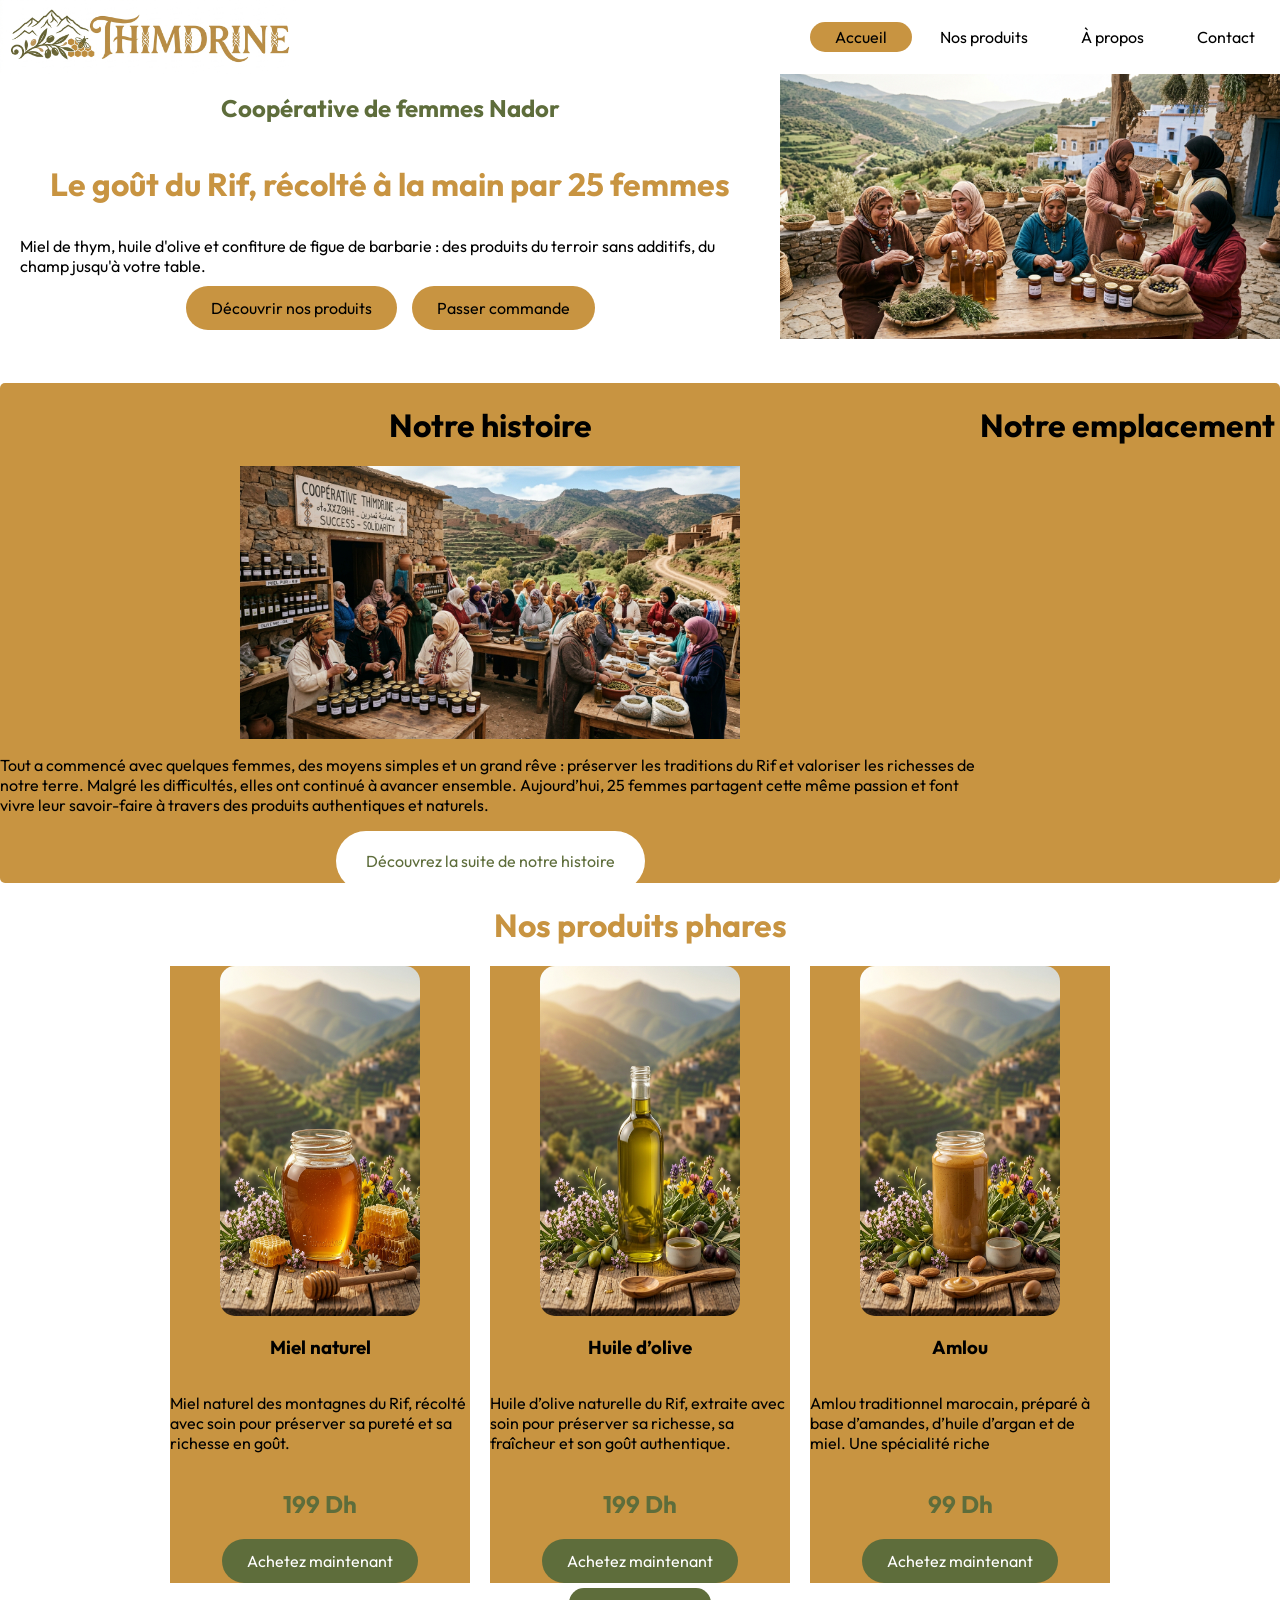
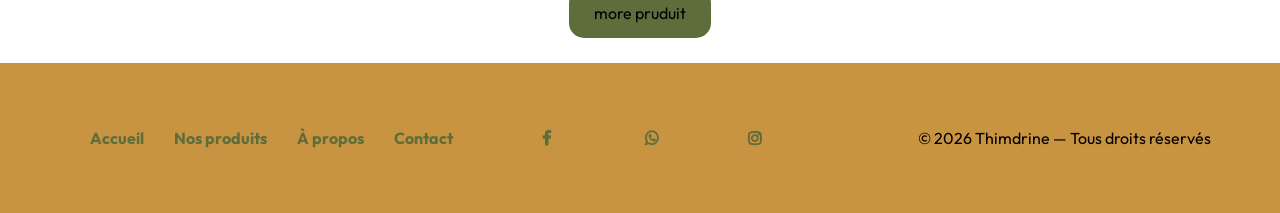
<file: index.html>
<!doctype html>
<html lang="fr">
  <head>
    <link rel="preconnect" href="https://fonts.googleapis.com" />
    <link rel="preconnect" href="https://fonts.gstatic.com" crossorigin />
    <link
      href="https://fonts.googleapis.com/css2?family=Outfit:wght@100..900&display=swap"
      rel="stylesheet" />
    <link rel="stylesheet"
      href="https://cdnjs.cloudflare.com/ajax/libs/font-awesome/4.7.0/css/font-awesome.min.css">

    <meta charset="UTF-8" />
    <meta name="viewport" content="width=device-width, initial-scale=1.0" />
    <title>Document</title>
    <link rel="stylesheet" href="home.css" />
  </head>
  <body>
    <header>
      <div class="header-container">
     

        <img src="imeges/logo.jpg" alt="logo" class="logo" />
        <nav>
          <div class="navbar">
            <a class="index" href="index.html">Accueil</a>
            <a href="produits.html">Nos produits</a>
            <a href="propos.html">À propos</a>
            <a href="Contact.html">Contact</a>
          </div>
        </nav>
      </div>
    <br>
    <br>
    <br>
    <div class="space">
      <br>
      <br>
      <br>
    </div>

    <div class="header-page">
      <div class="right-side">
        <h2>Coopérative de femmes Nador</h2>
        <h1>Le goût du Rif, récolté à la main par 25 femmes</h1>
        <p>
          Miel de thym, huile d'olive et confiture de figue de barbarie : des
          produits du terroir sans additifs, du champ jusqu'à votre table.
        </p>
        <div class="button">
          <a href="produits.html">Découvrir nos produits</a>
          <a href="Contact.html">Passer commande</a>
        </div>
      </div>
      <div class="left-side">
        <img class="main-photo" src="imeges/main photo.jpg" alt="imege" />
      </div>
    </div>
    <br>
    <br>
    </header>
    <main>
      <div class="landing-page">
        <div class="page-right">
          <h1>Notre histoire</h1>
          <img src="imeges/main2.jpg" alt="image">
          <p>Tout a commencé avec quelques femmes, des moyens simples et un
            grand
            rêve : préserver les traditions du Rif et valoriser les richesses de
            notre terre.

            Malgré les difficultés, elles ont continué à avancer ensemble.
            Aujourd’hui, 25 femmes partagent cette même passion et font vivre
            leur
            savoir-faire à travers des produits authentiques et naturels.</p>
          <a href class="button-story">Découvrez la suite de notre histoire</a>
        </div>
        <div class="page-left">
          <h1>Notre emplacement</h1>
          <div class="maps">
            <iframe
              src="https://www.google.com/maps/embed?pb=!1m18!1m12!1m3!1d3261.3728200613914!2d-2.9360679244320766!3d35.17225927275587!2m3!1f0!2f0!3f0!3m2!1i1024!2i768!4f13.1!3m3!1m2!1s0xd77a7870032e355%3A0xa71e405513238214!2sYouCode%20Nador!5e0!3m2!1sen!2sma!4v1791366741912!5m2!1sen!2sma"
              width="400" height="300" style="border:0;" allowfullscreen
              loading="lazy"
              referrerpolicy="strict-origin-when-cross-origin"></iframe>
          </div>

        </div>

      </div>
      <div class="pruduit">
        <h1>Nos produits phares</h1>
        <div class="best-pruduit">

          <div class="image1-desc">
            <img src="imeges/عسل.jpg" alt>
            <h3>Miel naturel</h3>
            <p>Miel naturel des montagnes du Rif, récolté avec soin pour
              préserver sa pureté et sa richesse en goût.
            </p>
            <h2> 199 Dh </h2>
            <a href="Contact.html">Achetez maintenant</a>

          </div>
          <div class="image1-desc">
            <img src="imeges/زيت زيتون.jpg" alt>
            <h3>Huile d’olive</h3>
            <p>Huile d’olive naturelle du Rif, extraite avec soin pour préserver
              sa richesse, sa fraîcheur et son goût authentique.
            </p>
            <h2> 199 Dh </h2>
            <a href="Contact.html">Achetez maintenant</a>

          </div>
          <div class="image1-desc">
            <img src="imeges/املو.jpg" alt>
            <h3>Amlou</h3>
            <p>Amlou traditionnel marocain, préparé à base d’amandes, d’huile
              d’argan et de miel. Une spécialité riche
            </p>
            <h2> 99 Dh </h2>
            <a href="Contact.html">Achetez maintenant</a>

          </div>

        </div>
        <div class="buttonTo-pruduit">
          <br>
          <a href="produits.html">more pruduit </a>

        </div>
      </div>

    </main>
    <br>
    <br>
    <footer class="footer-part">
      <div class="navbar-Foter">
        <a href="index.html">Accueil</a>
        <a href="produits.html">Nos produits</a>
        <a href="propos.html">À propos</a>
        <a href="Contact.html">Contact</a>
      </div>
      <div class="Réseaux-sociaux">
        <a href="#" class="fa fa-facebook"></a>
        <a href="#" class="fa fa-whatsapp"></a>
        <a href="#" class="fa fa-instagram"></a>
      </div>
      <div><p>© 2026 Thimdrine — Tous droits réservés</p>
      </div>

    </footer>
  </body>
</html>
</file>
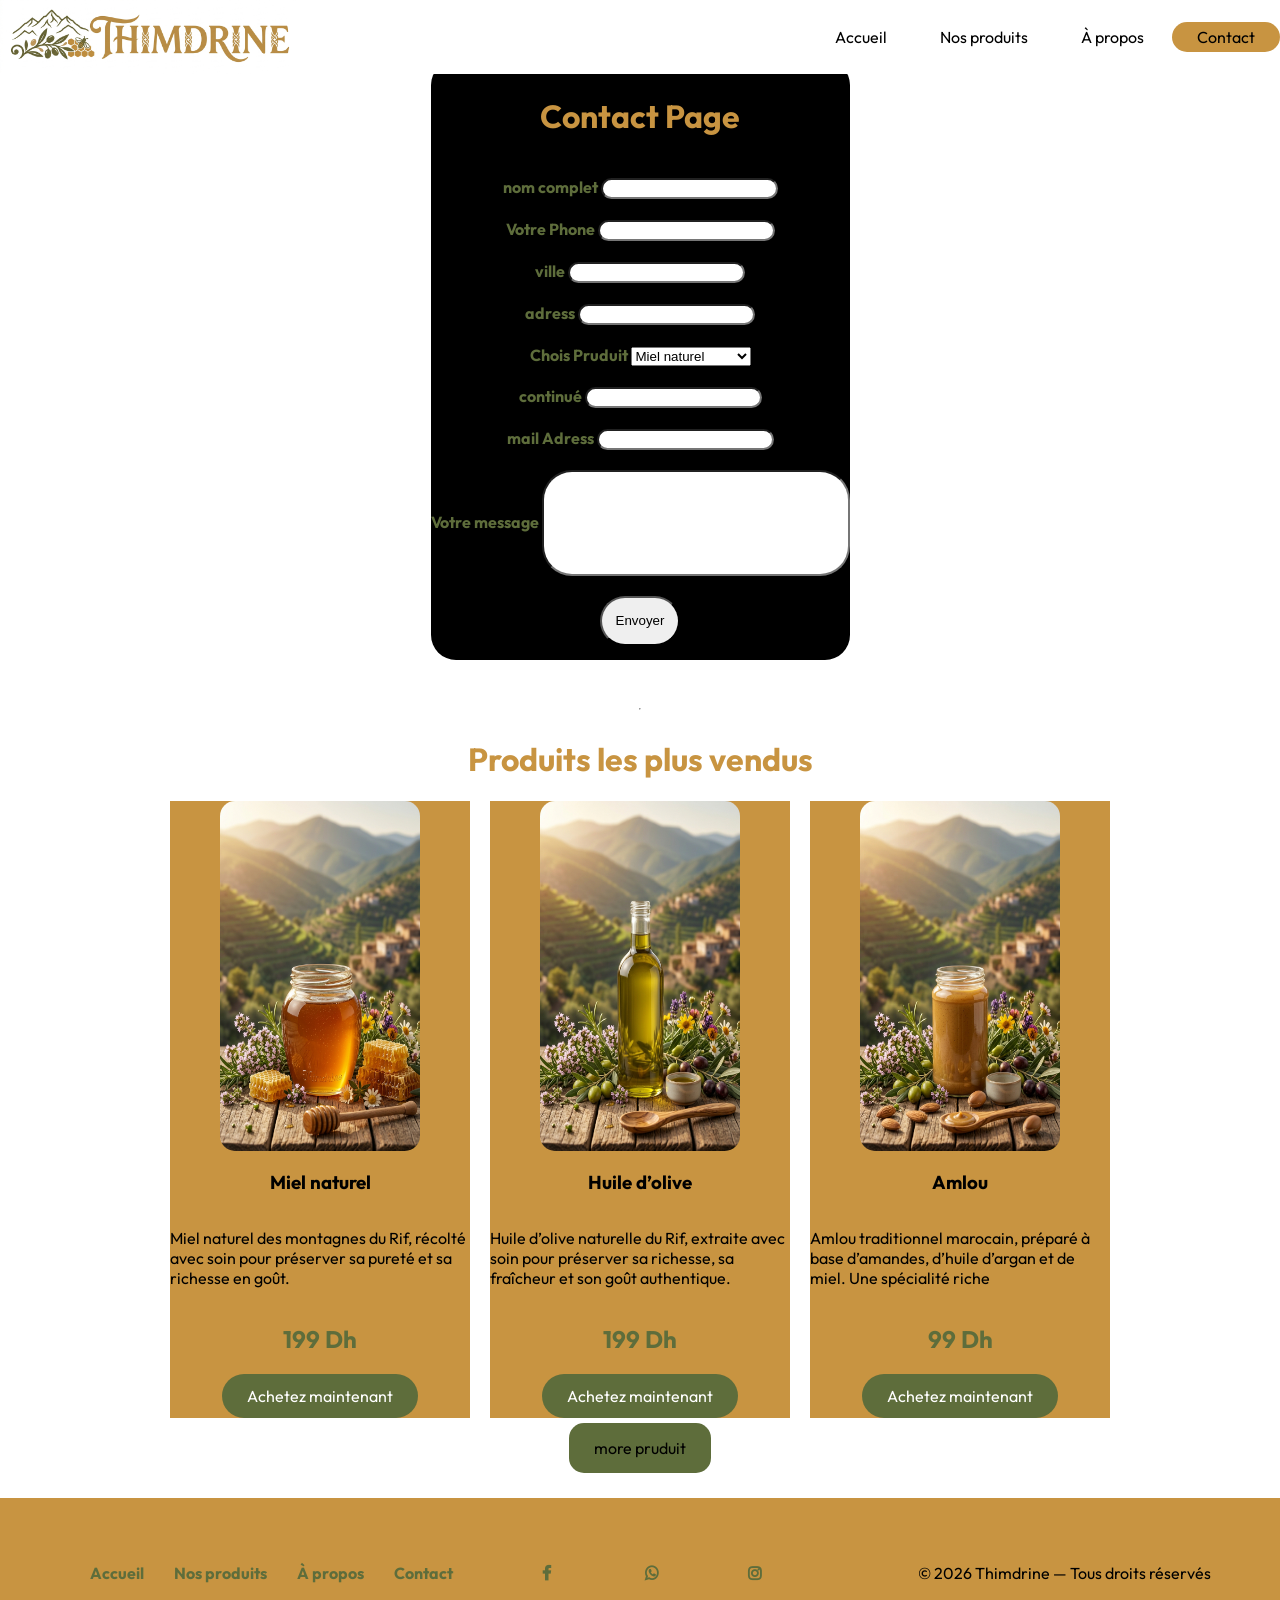
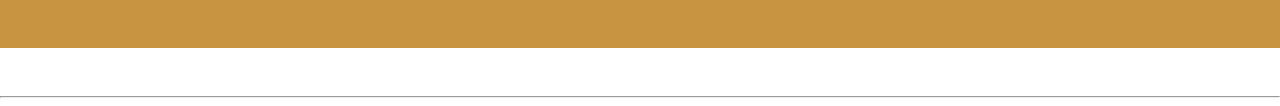
<file: Contact.html>
<!doctype html>
<html lang="fr">
    <head>
        <link rel="preconnect" href="https://fonts.googleapis.com" />
        <link rel="preconnect" href="https://fonts.gstatic.com" crossorigin />
        <link
            href="https://fonts.googleapis.com/css2?family=Outfit:wght@100..900&display=swap"
            rel="stylesheet" />
        <link rel="stylesheet"
            href="https://cdnjs.cloudflare.com/ajax/libs/font-awesome/4.7.0/css/font-awesome.min.css">

        <meta charset="UTF-8" />
        <meta name="viewport" content="width=device-width, initial-scale=1.0" />
        <title>Document</title>
        <link rel="stylesheet" href="Contact.css" />
    </head>
    <body>
        <header>
            <div class="header-container">
                <img src="imeges/logo.jpg" alt="logo" class="logo" />
                <nav>
                    <div class="navbar">
                        <a href="index.html">Accueil</a>
                        <a href="produits.html">Nos produits</a>
                        <a href="propos.html">À propos</a>
                        <a class="con" href="Contact.html">Contact</a>
                    </div>
                </nav>
            </div>
        </header>
        <br>
        <br>
        <br>
        <main class="main-page">
            <div>
                <form class="Contact">
                    <h1>Contact Page</h1>
                    <div>
                        <label for="nom">nom complet</label>
                        <input id="nom" type="text" required>
                    </div>
                    <div>
                        <label for="Phone">Votre Phone</label>
                        <input id="Phone" type="text" required>
                    </div>
                    <div>
                        <label for="ville">ville</label>
                        <input id="ville" type="text" required>

                    </div>
                    <div>
                        <label for="ad">adress</label>
                        <input id="ad" type="text" required>
                    </div>

                    <div class="option">
                        <label for="pd">Chois Pruduit </label>
                        <select name="option" id="pd">
                            <option value>Miel naturel</option>
                            <option value>Beurre beldi</option>
                            <option value>Safran marocain</option>
                            <option value>Huile d’olive </option>
                            <option value>Amlou</option>

                        </select>

                    </div>
                    <div>
                        <label for="con">continué</label>
                        <input id="con" type="number" required>
                    </div>

                    <div>
                        <label for="mail">mail Adress</label>
                        <input id="mail" type="email" required>
                    </div>
                    <div>
                        <label for="msg">Votre message</label>
                        <input id="msg" type class="message"="text">
                    </div>
                    <div>

                        <input class="submit" type="submit" value="Envoyer">
                    </div>

                </form>
            </div>
                  <div class="pruduit">
                    <br>
                    <br>
                    <hr>
        <h1>Produits les plus vendus</h1>
        <div class="best-pruduit">

          <div class="image1-desc">
            <img src="imeges/عسل.jpg" alt>
            <h3>Miel naturel</h3>
            <p>Miel naturel des montagnes du Rif, récolté avec soin pour
              préserver sa pureté et sa richesse en goût.
            </p>
            <h2> 199 Dh </h2>
            <a href="Contact.html">Achetez maintenant</a>

          </div>
          <div class="image1-desc">
            <img src="imeges/زيت زيتون.jpg" alt>
            <h3>Huile d’olive</h3>
            <p>Huile d’olive naturelle du Rif, extraite avec soin pour préserver
              sa richesse, sa fraîcheur et son goût authentique.
            </p>
            <h2> 199 Dh </h2>
            <a href="Contact.html">Achetez maintenant</a>

          </div>
          <div class="image1-desc">
            <img src="imeges/املو.jpg" alt>
            <h3>Amlou</h3>
            <p>Amlou traditionnel marocain, préparé à base d’amandes, d’huile
              d’argan et de miel. Une spécialité riche
            </p>
            <h2> 99 Dh </h2>
            <a href="Contact.html">Achetez maintenant</a>

          </div>

        </div>
        <div class="buttonTo-pruduit">
          <br>
        <a href="produits.html">more pruduit </a>

      </div>
      </div>

        </main>
        <br>
        <br>
        <footer class="footer-part">
            <div class="navbar-Foter">
                <a href="index.html">Accueil</a>
                <a href="produits.html">Nos produits</a>
                <a href="propos.html">À propos</a>
                <a href="Contact.html">Contact</a>
            </div>
            <div class="Réseaux-sociaux">
                <a href="#" class="fa fa-facebook"></a>
                <a href="#" class="fa fa-whatsapp"></a>
                <a href="#" class="fa fa-instagram"></a>
            </div>
            <div><p>© 2026 Thimdrine — Tous droits réservés</p>
            </div>

        </footer>
        <br> 
        <br> 
        <hr>
        <main>
             
                
             </div>
        </main>
    </body>
</html>
</file>
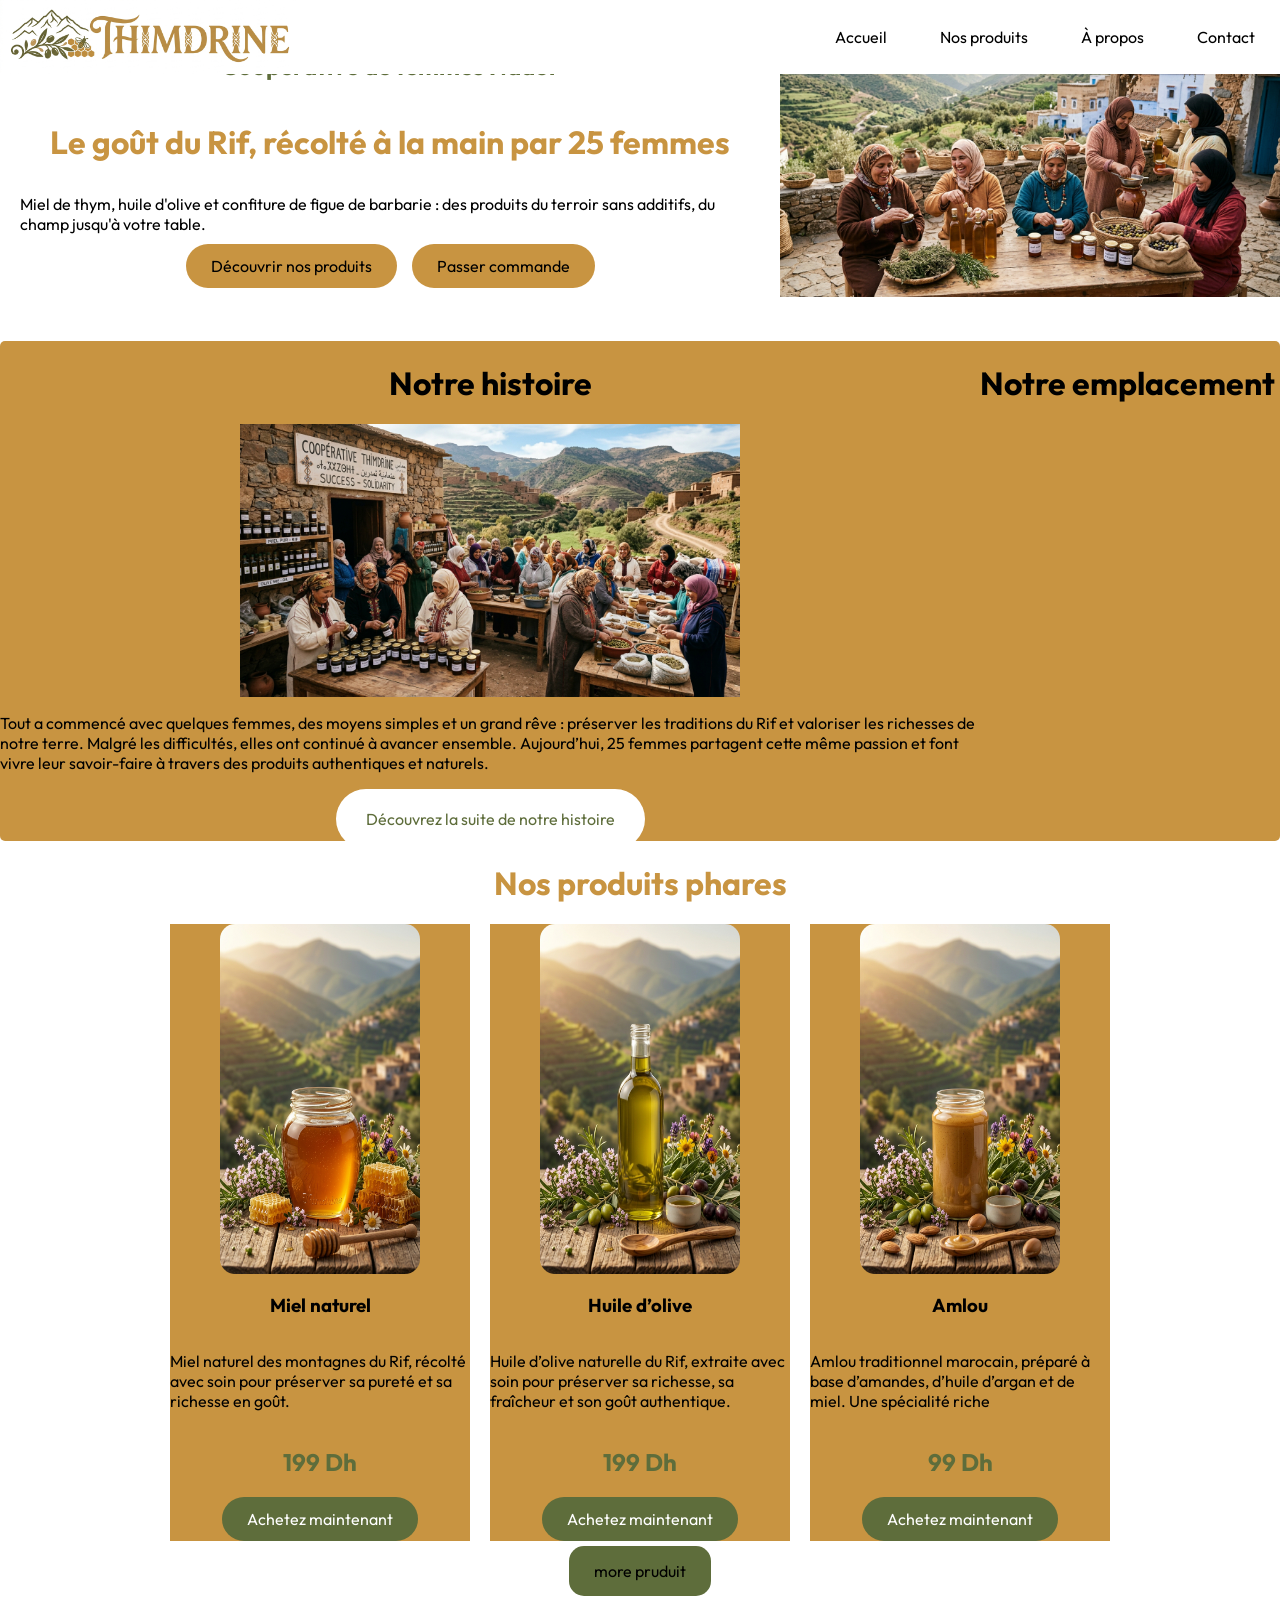
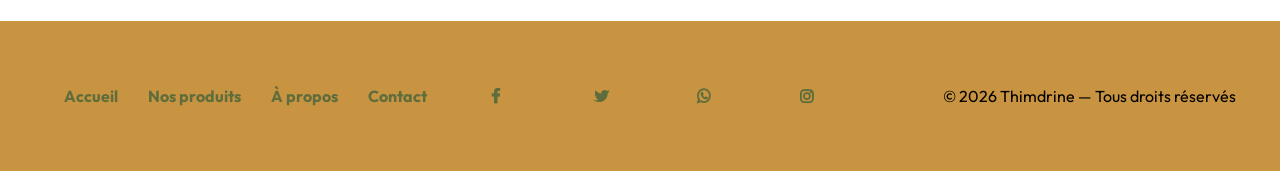
<file: home.html>
<!doctype html>
<html lang="fr">
  <head>
    <link rel="preconnect" href="https://fonts.googleapis.com" />
    <link rel="preconnect" href="https://fonts.gstatic.com" crossorigin />
    <link
      href="https://fonts.googleapis.com/css2?family=Outfit:wght@100..900&display=swap"
      rel="stylesheet" />
    <link rel="stylesheet"
      href="https://cdnjs.cloudflare.com/ajax/libs/font-awesome/4.7.0/css/font-awesome.min.css">

    <meta charset="UTF-8" />
    <meta name="viewport" content="width=device-width, initial-scale=1.0" />
    <title>Document</title>
    <link rel="stylesheet" href="home.css" />
  </head>
  <body>
    <header>
      <div class="header-container">
        <img src="imeges/logo.jpg" alt="logo" class="logo" />
        <nav>
          <div class="navbar">
            <a href="#">Accueil</a>
            <a href="#">Nos produits</a>
            <a href="#">À propos</a>
            <a href="#">Contact</a>
          </div>
        </nav>
      </div>
    </header>
    <hr />
    <div class="header-page">
      <div class="right-side">
        <h2>Coopérative de femmes Nador</h2>
        <h1>Le goût du Rif, récolté à la main par 25 femmes</h1>
        <p>
          Miel de thym, huile d'olive et confiture de figue de barbarie : des
          produits du terroir sans additifs, du champ jusqu'à votre table.
        </p>
        <div class="button">
          <a href>Découvrir nos produits</a>
          <a href>Passer commande</a>
        </div>
      </div>
      <div class="left-side">
        <img src="imeges/main photo.jpg" alt="imege" class="main-photo" />
      </div>
    </div>
    <br>
    <br>
    <main>
      <div class="landing-page">
        <div class="page-right">
          <h1>Notre histoire</h1>
          <img src="imeges/main2.jpg" alt="image">
          <p>Tout a commencé avec quelques femmes, des moyens simples et un
            grand
            rêve : préserver les traditions du Rif et valoriser les richesses de
            notre terre.

            Malgré les difficultés, elles ont continué à avancer ensemble.
            Aujourd’hui, 25 femmes partagent cette même passion et font vivre
            leur
            savoir-faire à travers des produits authentiques et naturels.</p>
          <a href class="button-story">Découvrez la suite de notre histoire</a>
        </div>
        <div class="page-left">
          <h1>Notre emplacement</h1>
          <div class="maps">
            <iframe
              src="https://www.google.com/maps/embed?pb=!1m18!1m12!1m3!1d3261.3728200613914!2d-2.9360679244320766!3d35.17225927275587!2m3!1f0!2f0!3f0!3m2!1i1024!2i768!4f13.1!3m3!1m2!1s0xd77a7870032e355%3A0xa71e405513238214!2sYouCode%20Nador!5e0!3m2!1sen!2sma!4v1791366741912!5m2!1sen!2sma"
              width="400" height="300" style="border:0;" allowfullscreen
              loading="lazy"
              referrerpolicy="strict-origin-when-cross-origin"></iframe>
          </div>

        </div>

      </div>
      <div class="pruduit">
        <h1>Nos produits phares</h1>
        <div class="best-pruduit">

          <div class="image1-desc">
            <img src="imeges/عسل.jpg" alt>
            <h3>Miel naturel</h3>
            <p>Miel naturel des montagnes du Rif, récolté avec soin pour
              préserver sa pureté et sa richesse en goût.
            </p>
            <h2> 199 Dh </h2>
            <a href="#">Achetez maintenant</a>

          </div>
          <div class="image1-desc">
            <img src="imeges/زيت زيتون.jpg" alt>
            <h3>Huile d’olive</h3>
            <p>Huile d’olive naturelle du Rif, extraite avec soin pour préserver
              sa richesse, sa fraîcheur et son goût authentique.
            </p>
            <h2> 199 Dh </h2>
            <a href="#">Achetez maintenant</a>

          </div>
          <div class="image1-desc">
            <img src="imeges/املو.jpg" alt>
            <h3>Amlou</h3>
            <p>Amlou traditionnel marocain, préparé à base d’amandes, d’huile
              d’argan et de miel. Une spécialité riche
            </p>
            <h2> 99 Dh </h2>
            <a href="#">Achetez maintenant</a>

          </div>

        </div>
        <div class="buttonTo-pruduit">
          <br>
        <a href="#">more pruduit </a>

      </div>
      </div>
      
    </main>
    <br>
    <br>
    <footer class="footer-part">
      <div class="navbar-Foter">
        <a href="#">Accueil</a>
        <a href="#">Nos produits</a>
        <a href="#">À propos</a>
        <a href="#">Contact</a>
      </div>
      <div class="Réseaux-sociaux">
        <a href="#" class="fa fa-facebook"></a>
        <a href="#" class="fa fa-twitter"></a>
        <a href="#" class="fa fa-whatsapp"></a>
        <a href="#" class="fa fa-instagram"></a>
      </div>
      <div><p>© 2026 Thimdrine — Tous droits réservés</p>
      </div>

    </footer>
  </body>
</html>
</file>
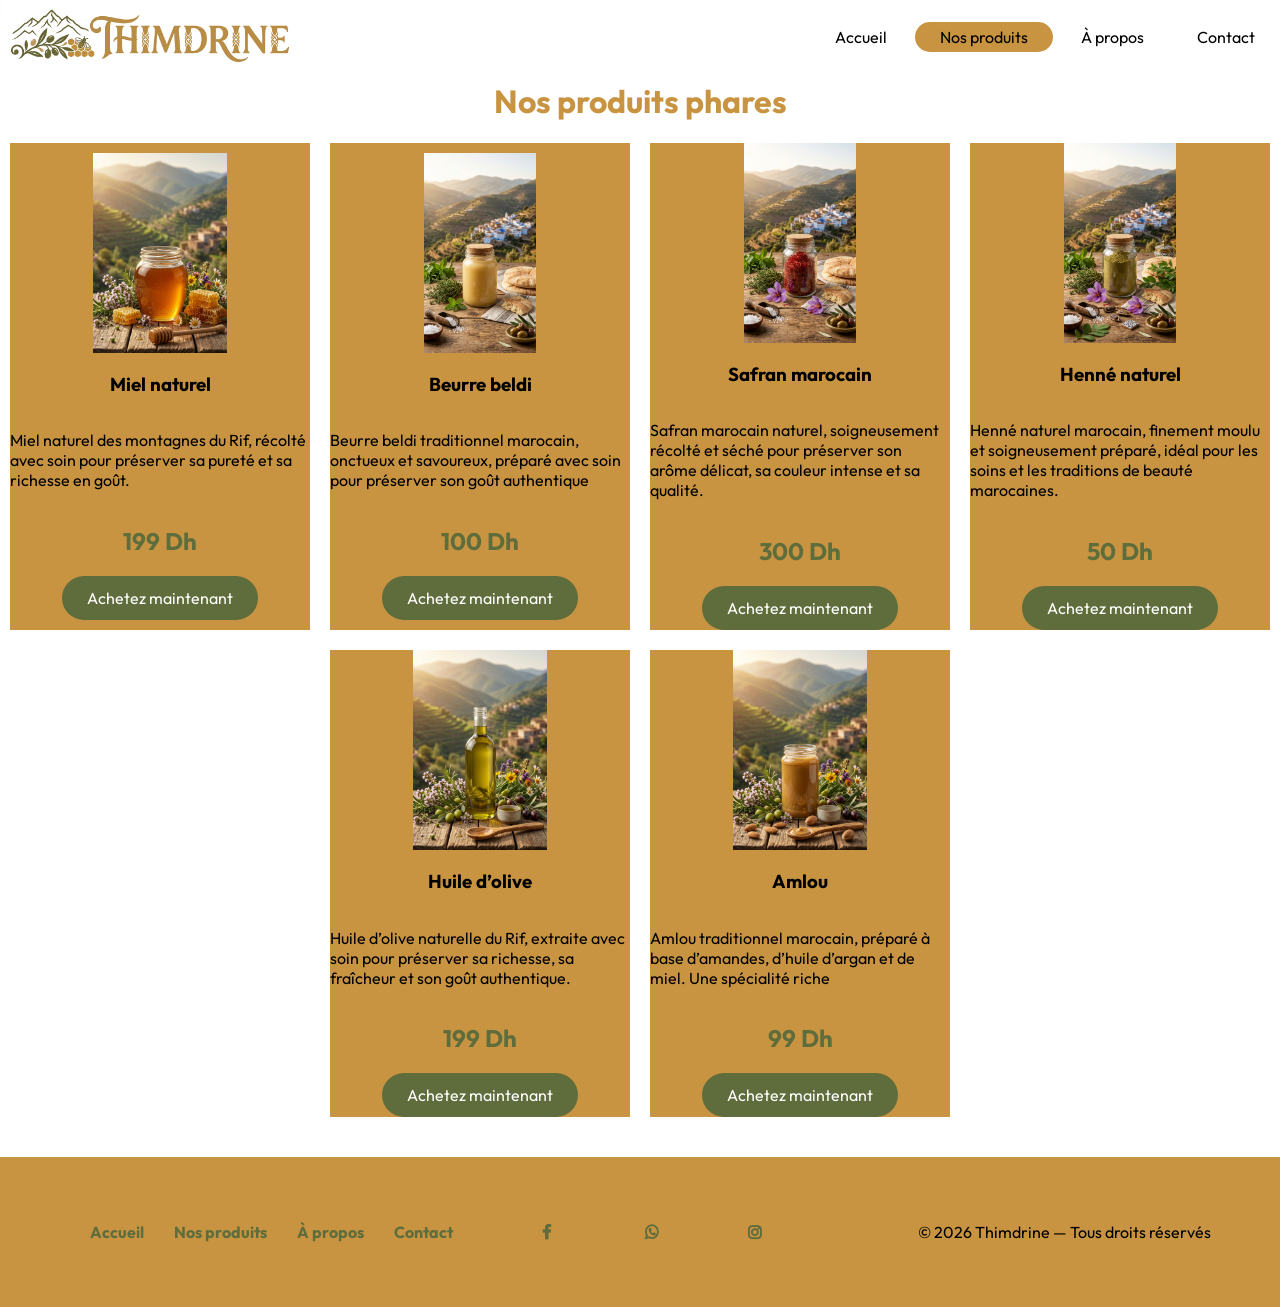
<file: produits.html>
<!DOCTYPE html>
<html lang="fr">
    <head>
        <link rel="preconnect" href="https://fonts.googleapis.com" />
        <link rel="preconnect" href="https://fonts.gstatic.com" crossorigin />
        <link
            href="https://fonts.googleapis.com/css2?family=Outfit:wght@100..900&display=swap"
            rel="stylesheet" />
        <link rel="stylesheet"
            href="https://cdnjs.cloudflare.com/ajax/libs/font-awesome/4.7.0/css/font-awesome.min.css">

        <meta charset="UTF-8">
        <meta name="viewport" content="width=device-width, initial-scale=1.0">
        <title>Document</title>
        <link rel="stylesheet" href="produits.css">
    </head>
    <body>
        <header>
            <div class="header-container">
                <img src="imeges/logo.jpg" alt="logo" class="logo" />
                <nav>
                    <div class="navbar">
                        <a href="index.html">Accueil</a>
                        <a class="p" href="produits.html">Nos produits</a>
                        <a href="propos.html">À propos</a>
                        <a href="Contact.html">Contact</a>
                    </div>
                </nav>
            </div>
            <br> 
            <br>
            <br>
        </header>
        <main>
            <div class="pruduit">
                <h1>Nos produits phares</h1>
                <div class="best-pruduit">

                    <div class="image1-desc">
                        <img src="imeges/عسل.jpg" alt>
                        <h3>Miel naturel</h3>
                        <p>Miel naturel des montagnes du Rif, récolté avec soin
                            pour
                            préserver sa pureté et sa richesse en goût.
                        </p>
                        <h2> 199 Dh </h2>
                        <a href="Contact.html">Achetez maintenant</a>
                    </div>
                    <div class="image1-desc">
                        <img src="imeges/زبدة.jpg" alt>
                        <h3>Beurre beldi</h3>
                        <p>Beurre beldi traditionnel marocain, onctueux et
                            savoureux, préparé avec soin pour préserver son goût
                            authentique
                        </p>
                        <h2> 100 Dh </h2>
                        <a href="Contact.html">Achetez maintenant</a>
                    </div> <div class="image1-desc">
                        <img src="imeges/زعفران.jpg" alt>
                        <h3>Safran marocain</h3>
                        <p>Safran marocain naturel, soigneusement récolté et
                            séché pour préserver son arôme délicat, sa couleur
                            intense et sa qualité.
                        </p>
                        <h2> 300 Dh </h2>
                        <a href="Contact.html">Achetez maintenant</a>
                    </div>
                     <div class="image1-desc">
                        <img src="imeges/حنة.jpg" alt>
                        <h3>Henné naturel</h3>
                        <p>Henné naturel marocain, finement moulu et
                            soigneusement préparé, idéal pour les soins et les
                            traditions de beauté marocaines.
                        </p>
                        <h2> 50 Dh </h2>
                        <a href="Contact.html">Achetez maintenant</a>
                    </div>
                    <div class="image1-desc">
                        <img src="imeges/زيت زيتون.jpg" alt>
                        <h3>Huile d’olive</h3>
                        <p>Huile d’olive naturelle du Rif, extraite avec soin
                            pour préserver
                            sa richesse, sa fraîcheur et son goût authentique.
                        </p>
                        <h2> 199 Dh </h2>
                        <a href="Contact.html">Achetez maintenant</a>

                    </div>

                    <div class="image1-desc">
                        <img src="imeges/املو.jpg" alt>
                        <h3>Amlou</h3>
                        <p>Amlou traditionnel marocain, préparé à base
                            d’amandes, d’huile
                            d’argan et de miel. Une spécialité riche
                        </p>
                        <h2> 99 Dh </h2>
                        <a href="Contact.html">Achetez maintenant</a>

                    </div>

                </div>
            </main>
            <br>
            <br>
            <footer class="footer-part">
                <div class="navbar-Foter">
                    <a href="index.html">Accueil</a>
                    <a href="produits.html">Nos produits</a>
                    <a href="propos.html">À propos</a>
                    <a href="Contact.html">Contact</a>
                </div>
                <div class="Réseaux-sociaux">
                    <a href="#" class="fa fa-facebook"></a>
                    <a href="#" class="fa fa-whatsapp"></a>
                    <a href="#" class="fa fa-instagram"></a>
                </div>
                <div><p>© 2026 Thimdrine — Tous droits réservés</p>
                </div>

            </footer>
        </body>

    </html>
</file>
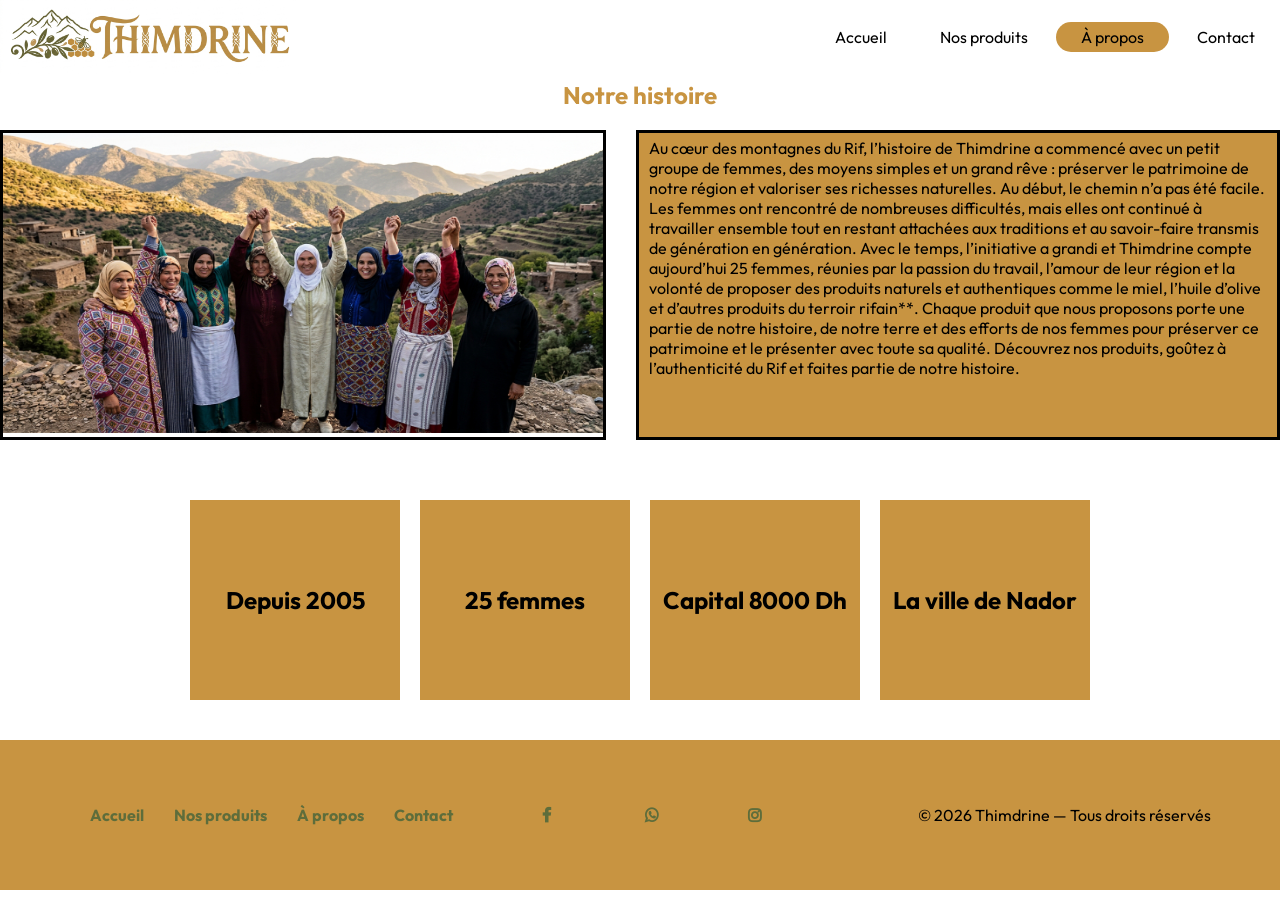
<file: propos.html>
<!DOCTYPE html>
<html lang="fr">
    <head>
        <link rel="preconnect" href="https://fonts.googleapis.com" />
        <link rel="preconnect" href="https://fonts.gstatic.com" crossorigin />
        <link
            href="https://fonts.googleapis.com/css2?family=Outfit:wght@100..900&display=swap"
            rel="stylesheet" />
        <link rel="stylesheet"
            href="https://cdnjs.cloudflare.com/ajax/libs/font-awesome/4.7.0/css/font-awesome.min.css">

        <meta charset="UTF-8">
        <meta name="viewport" content="width=device-width, initial-scale=1.0">
        <title>Document</title>
        <link rel="stylesheet" href="propos.css">
    </head>
    <body>
        <header>
            <div class="header-container">
                <img src="imeges/logo.jpg" alt="logo" class="logo" />
                <nav>
                    <div class="navbar">
                        <a href="index.html">Accueil</a>
                        <a href="produits.html">Nos produits</a>
                        <a class="propos" href="propos.html">À propos</a>
                        <a href="Contact.html">Contact</a>
                    </div>
                </nav>
            </div>
        </header>
        <br>
        <br>
        <br>
        <main>
            <section class="title">
                <h1>Notre histoire</h1>

            </section>

            <section class="partofstory">
                <div> <img src="imeges/صورة قصة.jpg" alt></div>
                <div class="story">
                    <p>Au cœur des montagnes du Rif, l’histoire de Thimdrine a
                        commencé avec un petit groupe de femmes, des moyens
                        simples et un grand rêve : préserver le patrimoine de
                        notre région et valoriser ses richesses naturelles.

                        Au début, le chemin n’a pas été facile. Les femmes ont
                        rencontré de nombreuses difficultés, mais elles ont
                        continué à travailler ensemble tout en restant attachées
                        aux traditions et au savoir-faire transmis de génération
                        en génération.

                        Avec le temps, l’initiative a grandi et Thimdrine compte
                        aujourd’hui 25 femmes, réunies par la passion du
                        travail, l’amour de leur région et la volonté de
                        proposer des produits naturels et authentiques comme le
                        miel, l’huile d’olive et d’autres produits du terroir
                        rifain**.

                        Chaque produit que nous proposons porte une partie de
                        notre histoire, de notre terre et des efforts de nos
                        femmes pour préserver ce patrimoine et le présenter avec
                        toute sa qualité.

                        Découvrez nos produits, goûtez à l’authenticité du Rif
                        et faites partie de notre histoire.

                    </p>
                </div>

            </section>
            <br>
            <br>
            <br>
            <section class="info">
                <div class="box">
                    <h2>Depuis 2005</h2>
                </div>
                <div class="box">
                    <h2>25 femmes </h2>
                </div>
                <div class="box">
                    <h2>Capital 8000 Dh</h2>
                </div>
                <div class="box">
                    <h2>La ville de Nador</h2>
                </div>
            </section>
        </main>
         <br>
    <br>
    <footer class="footer-part">
      <div class="navbar-Foter">
        <a href="index.html">Accueil</a>
        <a href="produits.html">Nos produits</a>
        <a href="propos.html">À propos</a>
        <a href="Contact.html">Contact</a>
      </div>
      <div class="Réseaux-sociaux">
        <a href="#" class="fa fa-facebook"></a>
        <a href="#" class="fa fa-whatsapp"></a>
        <a href="#" class="fa fa-instagram"></a>
      </div>
      <div><p>© 2026 Thimdrine — Tous droits réservés</p>
      </div>

    </footer>
    </body>
</html>
</file>
<file: home.css>
body {
  font-family: "Outfit", sans-serif;
  padding: 0;
  margin: 0;
}

.logo {
  width: 300px;
  height: auto;
}

.header-container {
  width: 100%;

    display: flex;
    justify-content: space-between;
    align-items: center;
    position: fixed;
    top: 0;
    z-index: 1000;
    background-color: white;
}
.navbar{
    position: relative;

}



.navbar a {
  padding: 5px 25px;
  color: black;
  text-decoration: none;
  border-radius: 15px;

}

.index {
  background-color: #c89441;
}
.space{
  display: none;
}
.navbar a:hover {
  color: black;
  background-color: #c89441;

}

.main-photo {
  width: 500px;
  height: auto;

}

.header-page {
  display: flex;
  justify-content: space-between;
  align-items: center;
}
.right-side{
  display: flex;
  align-items: center;
  flex-direction: column;
  justify-content: center;
}

.right-side h1 {
  color: #c89441;

}

.right-side h2 {
  color: #5E6D3B;

}

.right-side p {
  margin: 10px 20px;

}

.button {
  display: flex;
  gap: 15px;
  justify-content: center;
}

.button a {
  border-radius: 50px;
  padding: 12px 25px;
  background-color: #c89441;
  text-decoration: none;
  color: black;

}

.button a:hover {
  background-color: #5E6D3B;
  color: white;
}

.landing-page {
  display: flex;
  justify-content: space-between;

  background-color: #c89441;
  border-radius: 10px;
  width: auto;
  height: 500px;
  border-radius: 5px;
}

.page-right {
  display: flex;
  flex-direction: column;
  align-items: center;
}

iframe {
  height: 400px;
  width: auto;

}

iframe:hover {
  transform: scale(1.03);
}

.button-story {
  background-color: white;
  border-radius: 30px;
  padding: 20px 30px;
  text-decoration: none;
  color: #5E6D3B;
}

.button-story:hover {
  transform: scale(1.05);

}

.page-right img {
  width: 500px;
  height: auto;
}

.best-pruduit {
  display: flex;
  justify-content: center;
  gap: 20px;
}

.image1-desc {
  width: 300px;
  background-color: #c89441;
  display: flex;
  flex-direction: column;
  justify-content: center;
  align-items: center;

}

.image1-desc img {
  width: 200px;
  height: 350px;
  border-radius: 15px;


}

.pruduit {
  display: flex;
  flex-direction: column;
  align-items: center;
}

.pruduit h1 {
  color: #c89441;
}

.image1-desc a {

  border-radius: 25px;
  text-decoration: none;
  background-color: #5E6D3B;
  border-radius: 50px;
  padding: 12px 25px;
  color: white;


}

.image1-desc a:hover {
  transform: scale(1.3);
  background-color: white;
  color: black;

}

.image1-desc h2 {
  color: #5E6D3B;


}

.page-right img:hover {
  transform: scale(1.03);


}

.footer-part {
  display: flex;
  background-color: #c89441;
  height: 150px;
  width: auto;
  align-items: center;
  justify-content: start;
  justify-content: space-evenly;
}

.navbar-Foter {
  margin: 20px;
  display: flex;
  ;
  gap: 30px;
}

.navbar-Foter a {
  text-decoration: none;
  color: #5E6D3B;
  font-weight: bold;

}

.fa {
  text-decoration: none;
  gap: 5px;
  width: 100px;
  color: #5E6D3B;
  font-weight: bold;

}

.buttonTo-pruduit a {
  text-decoration: none;
  border-radius: 15px;
  background-color: hsl(78, 30%, 33%);
  padding: 15px 25px;
  color: black;
}

.buttonTo-pruduit a:hover {
  background-color: #c89441;
  color: white;

}

@media (max-width: 768px) {
  
  .space{
    display: block;
  }
  .logo {
    max-width: 100%;
    height: 10%;
    margin: 0;
  }

  .navbar {
    display: flex;
    flex-direction: column;
    align-items: center;
padding-top: 10px;
  }

  .navbar a {
    font-size: 5px;
  }

  .header-page {
    display: flex;
    flex-direction: column;

  }

  .right-side h2 {
    font-size: 12px;

  }

  .right-side h1 {
    font-size: 19px;
    margin-left: 5px;

  }

  .right-side p {
    font-size: 10px;

  }

  .button {
    padding: 5px 18px;
    font-size: 10px;

  }

  img {
    max-width: 100%;
    height: auto;
  }

  p {
    font-size: 10px;
  }

  h1 {
    font-size: 19px;
    

  }

  .landing-page {
    display: flex;
    flex-direction: column;
    max-width: 100%;
    height: auto;
  }

  .button-story {
    padding: 5px 18px;
    font-size: 10px;

  }

  .page-left {
    display: flex;
    flex-direction: column;
    align-items: center;
  }

  .maps {
    max-width: 100%;
    height: auto;
  }

  a {
    padding: 5px 18px;
    font-size: 10px;

  }
  .best-pruduit{
    display: flex;
    flex-wrap: wrap;
    width: 100%;
    height: auto;
  }
   .footer-part a{
     padding: 5px 15px;
    font-size: 10px;
   gap: 3px;

  }
  .footer-part{
    max-width: 100%;
    height: auto;
    display: flex;
    flex-direction: column;

  }
  .navbar{
    gap: 0.5px;
    display: flex;
  }


}
</file>
<file: Contact.css>
body {
    font-family: "Outfit", sans-serif;
    padding: 0;
    margin: 0;
}

.logo {
    width: 300px;
    height: auto;
}

.header-container {
    width: 100%;

    display: flex;
    justify-content: space-between;
    align-items: center;
    position: fixed;
    top: 0;
    z-index: 1000;
    background-color: white;
}
.navbar{
    position: relative;

}

.navbar a {
    padding: 5px 25px;
    color: black;
    text-decoration: none;
    border-radius: 15px;

}

.navbar a:hover {
    color: black;
    background-color: #c89441;

}

.Contact {
    width: 100%;
    height: 600px;
    display: flex;
    align-items: center;
    justify-content: center;
    flex-direction: column;
    gap: 20px;
    border-radius: 25px;
    background-color: black;
}

form {
    flex-wrap: wrap;
    width: 80%;
    background-color: black;

}



.message {
    height: 100px;
    width: 300px;
}

.submit {
    width: 80px;
    height: 50px;

}

.Contact h1 {
    color: #c89441;
    font-weight: bold;

}

.Contact {
    color: #5E6D3B;
    font-weight: bold;

}

.Contact input {
    border-radius: 30px;


}


.best-pruduit {
  display: flex;
  justify-content: center;
  gap: 20px;
}

.image1-desc {
  width: 300px;
  background-color: #c89441;
  display: flex;
  flex-direction: column;
  justify-content: center;
  align-items: center;

}

.image1-desc img {
  width: 200px;
  height: 350px;
  border-radius: 15px;


}

.pruduit {
  display: flex;
  flex-direction: column;
  align-items: center;
}

.pruduit h1 {
  color: #c89441;
}

.image1-desc a {

  border-radius: 25px;
  text-decoration: none;
  background-color: #5E6D3B;
  border-radius: 50px;
  padding: 12px 25px;
  color: white;


}

.image1-desc a:hover {
  transform: scale(1.3);
  background-color: white;
  color: black;

}

.image1-desc h2 {
  color: #5E6D3B;


}

.footer-part {
    display: flex;
    background-color: #c89441;
    height: 150px;
    width: auto;
    align-items: center;
    justify-content: start;
    justify-content: space-evenly;
}

.navbar-Foter {
    margin: 20px;
    display: flex;
    ;
    gap: 30px;
}

.navbar-Foter a {
    text-decoration: none;
    color: #5E6D3B;
    font-weight: bold;

}

.fa {
    text-decoration: none;
    gap: 5px;
    width: 100px;
    color: #5E6D3B;
    font-weight: bold;

}

.buttonTo-pruduit a {
    text-decoration: none;
    border-radius: 15px;
    background-color: hsl(78, 30%, 33%);
    padding: 15px 25px;
    color: black;
}

.buttonTo-pruduit a:hover {
    background-color: #c89441;
    color: white;

}

.main-page {
    display: flex;
    flex-direction: column;
    justify-content: center;
    align-items: center;
}
.con{
    background-color: #c89441;
}
@media (max-width: 768px) {
    .logo {
        max-width: 100%;
        height: auto;
    }

    .navbar {
        display: flex;
        flex-direction: column;
    }

    .navbar a {
        font-size: 9px;
    }


    .button {
        padding: 5px 18px;
        font-size: 10px;

    }

    img {
        max-width: 100%;
        height: auto;
    }

    p {
        font-size: 10px;
    }

    h1 {
        font-size: 19px;

    }





    a {
        padding: 5px 18px;
        font-size: 10px;

    }

    .best-pruduit {
        display: flex;
        flex-wrap: wrap;
        width: 100%;
        height: auto;


    }

    .footer-part a {
        padding: 1px 10px;
        font-size: 10px;
        gap: 1px;

    }

    .footer-part {
        max-width: 100%;
        height: auto;
        display: flex;
        flex-direction: column;

    }
    .Réseaux-sociaux a {
        display: flex;
        gap: 1px;
        width: 10%;
    }
    
.message {
    height: 50px;
    width: auto;
}

}
</file>
<file: produits.css>
body {
    font-family: "Outfit", sans-serif;
    padding: 0;
    margin: 0;
}

.logo {
    width: 300px;
    height: auto;
}

.header-container {
    width: 100%;

    display: flex;
    justify-content: space-between;
    align-items: center;
    position: fixed;
    top: 0;
    z-index: 1000;
    background-color: white;
}
.navbar{
    position: relative;

}

.navbar a {
    padding: 5px 25px;
    color: black;
    text-decoration: none;
    border-radius: 15px;

}

.navbar a:hover {
    color: black;
    background-color: #c89441;

}

.best-pruduit {
    display: flex;
    justify-content: center;
    flex-wrap: wrap;
    gap: 20px;
}

.image1-desc {
    width: 300px;
    background-color: #c89441;
    display: flex;
    flex-direction: column;
    justify-content: center;
    align-items: center;

}

.image1-desc img {
    width: auto;
    height: 200px;


}

.pruduit {
    display: flex;
    flex-direction: column;
    align-items: center;
}

.pruduit h1 {
    color: #c89441;
}

.image1-desc a {

    border-radius: 25px;
    text-decoration: none;
    background-color: #5E6D3B;
    border-radius: 50px;
    padding: 12px 25px;
    color: white;


}

.image1-desc a:hover {
    transform: scale(1.3);
    background-color: white;
    color: black;

}

.image1-desc h2 {
    color: #5E6D3B;


}

.footer-part {
    display: flex;
    background-color: #c89441;
    height: 150px;
    width: auto;
    align-items: center;
    justify-content: start;
    justify-content: space-evenly;
}

.navbar-Foter {
    margin: 20px;
    display: flex;
    ;
    gap: 30px;
}

.navbar-Foter a {
    text-decoration: none;
    color: #5E6D3B;
    font-weight: bold;

}

.fa {
    text-decoration: none;
    gap: 5px;
    width: 100px;
    color: #5E6D3B;
    font-weight: bold;

}

.buttonTo-pruduit a {
    text-decoration: none;
    border-radius: 15px;
    background-color: hsl(78, 30%, 33%);
    padding: 15px 25px;
    color: black;
}

.buttonTo-pruduit a:hover {
    background-color: #c89441;
    color: white;

}

.p {
    background-color: #c89441;
}

@media (max-width: 768px) {
    .logo {
        max-width: 100%;
        height: auto;
    }

    .navbar {
        display: flex;
        flex-direction: column;
    }

    .navbar a {
        font-size: 9px;
    }


    .button {
        padding: 5px 18px;
        font-size: 10px;

    }

    img {
        max-width: 100%;
        height: auto;
    }

    p {
        font-size: 10px;
    }

    h1 {
        font-size: 19px;

    }





    a {
        padding: 5px 18px;
        font-size: 10px;

    }

    .best-pruduit {
        display: flex;
        flex-wrap: wrap;
        width: 100%;
        height: auto;


    }

    .footer-part a {
        padding: 1px 15px;
        font-size: 10px;
        gap: 3px;

    }

    .footer-part {
        max-width: 100%;
        height: auto;
        display: flex;
        flex-direction: column;

    }


}
</file>
<file: propos.css>
body {
  font-family: "Outfit", sans-serif;
  padding: 0;
  margin: 0;
}

.logo {
  width: 300px;
  height: auto;
}

.header-container {
    width: 100%;

    display: flex;
    justify-content: space-between;
    align-items: center;
    position: fixed;
    top: 0;
    z-index: 1000;
    background-color: white;
}
.navbar{
    position: relative;

}

.navbar a {
  padding: 5px 25px;
  color: black;
  text-decoration: none;
  border-radius: 15px;

}

.navbar a:hover {
  color: black;
  background-color: #c89441;

}
.partofstory img{
width: 600px; 
height: 300px;   
 

}
.partofstory{
    display: flex;
    gap: 30px;
    


}
.partofstory > div {
    border: 3px solid black;
}
.partofstory p {
    margin: 5px 10px;
}
.story{
    background-color: #c89441;
}
.title{
    display: flex;
    justify-content: center;
    color: #c89441;
}
.info{
    display: flex;
    justify-content: center;
    gap: 20px;
}
.box{
    width: 210px;
    height: 200px;
    background-color: #c89441;
    display: flex;
    align-items: center;
    justify-content: center;
}

.footer-part {
  display: flex;
  background-color: #c89441;
  height: 150px;
  width: auto;
  align-items: center;
  justify-content: start;
  justify-content: space-evenly;
}

.navbar-Foter {
  margin: 20px;
  display: flex;
  ;
  gap: 30px;
}

.navbar-Foter a {
  text-decoration: none;
  color: #5E6D3B;
  font-weight: bold;

}

.fa {
  text-decoration: none;
  gap: 5px;
  width: 100px;
  color: #5E6D3B;
  font-weight: bold;

}
.buttonTo-pruduit a{
text-decoration: none;
border-radius: 15px;
background-color: hsl(78, 30%, 33%);
padding: 15px 25px;
color: black;
}

.buttonTo-pruduit a:hover{
background-color: #c89441;
color: white;

}
.propos{
    background-color: #c89441;
}
@media (max-width: 768px) {
    .logo {
        max-width: 100%;
        height: auto;
    }

    .navbar {
        display: flex;
        flex-direction: column;
    }

    .navbar a {
        font-size: 9px;
    }


    .button {
        padding: 5px 18px;
        font-size: 10px;

    }

    img {
        max-width: 100%;
        height: auto;
    }

    p {
        font-size: 10px;
    }

    h1 {
        font-size: 19px;

    }





    a {
        padding: 5px 18px;
        font-size: 10px;

    }

  .partofstory{
    display: flex;
    flex-direction: column;
   
  }
  .box{
    height: auto;
  }
  .info h2{
    font-size: small;
    
  }

    .footer-part a {
        padding: 1px 15px;
        font-size: 10px;
        gap: 3px;

    }

    .footer-part {
        max-width: 100%;
        height: auto;
        display: flex;
        flex-direction: column;

    }


}
</file>
